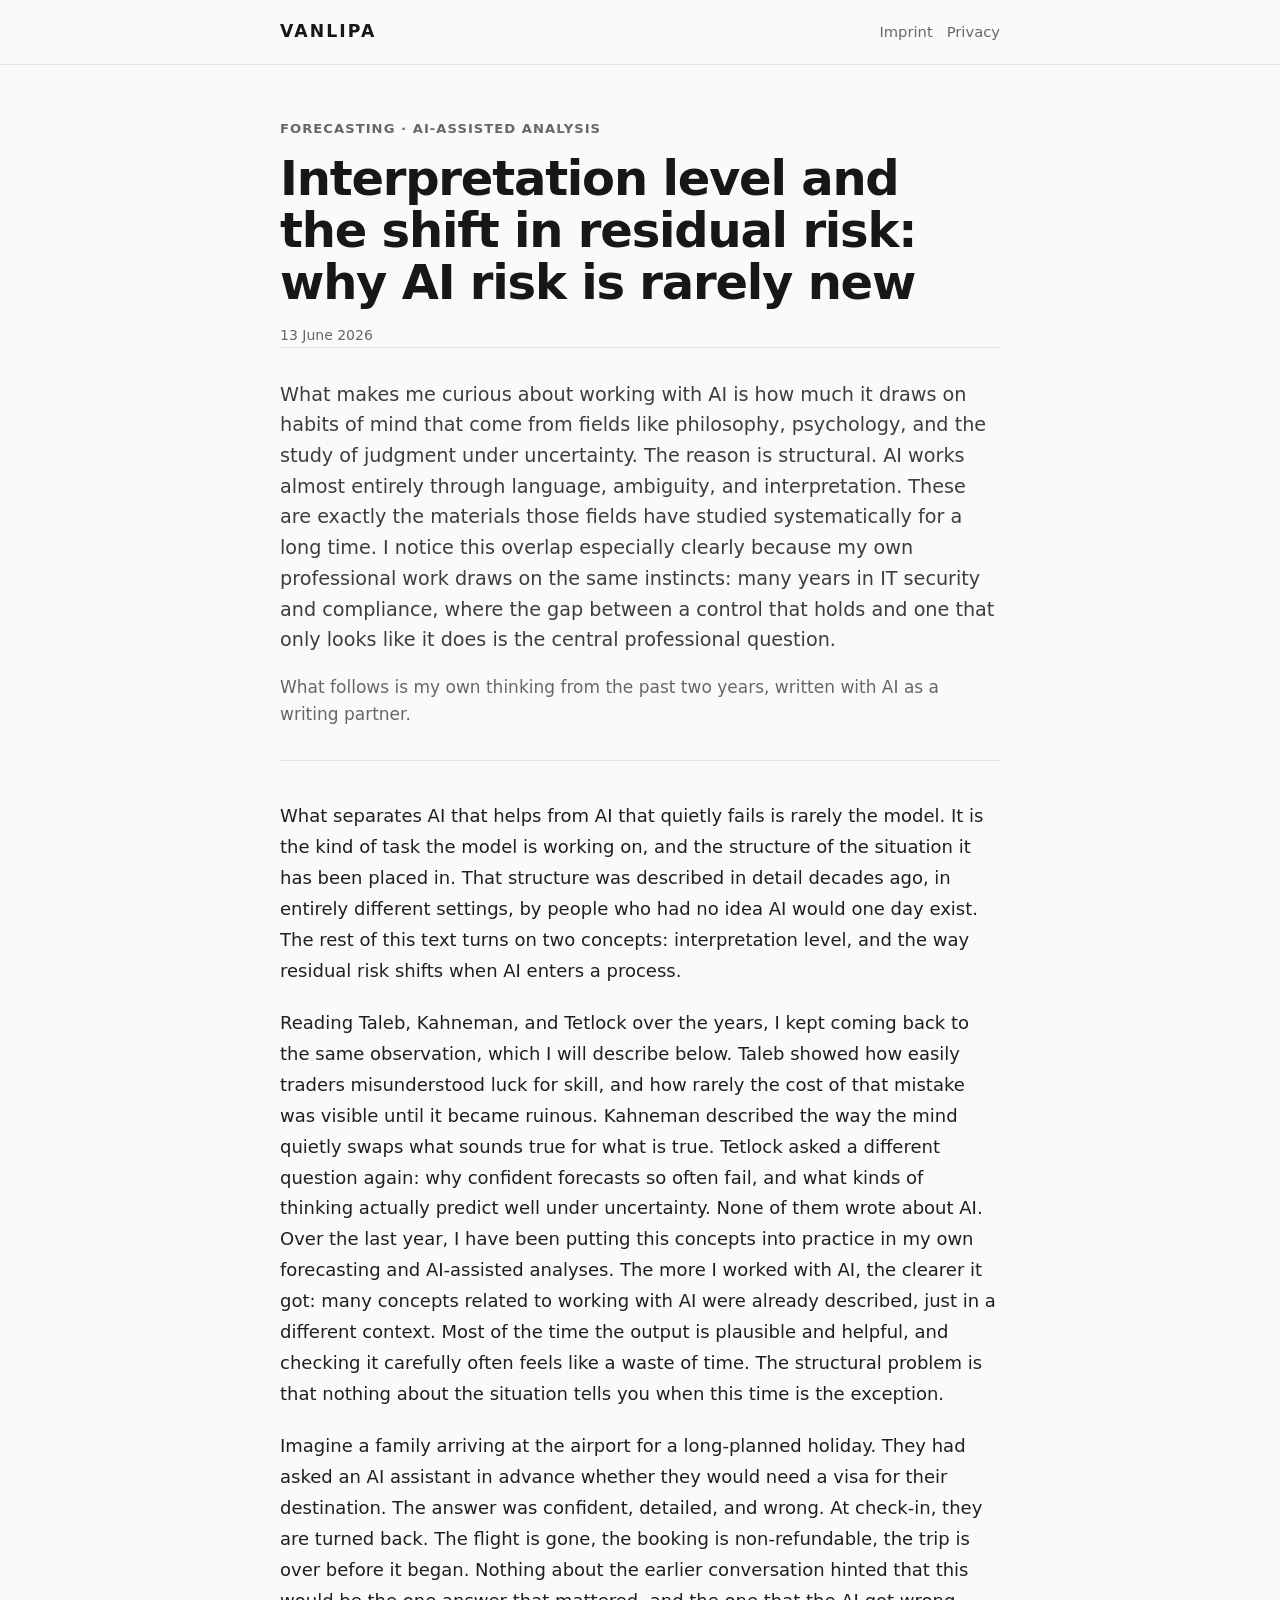
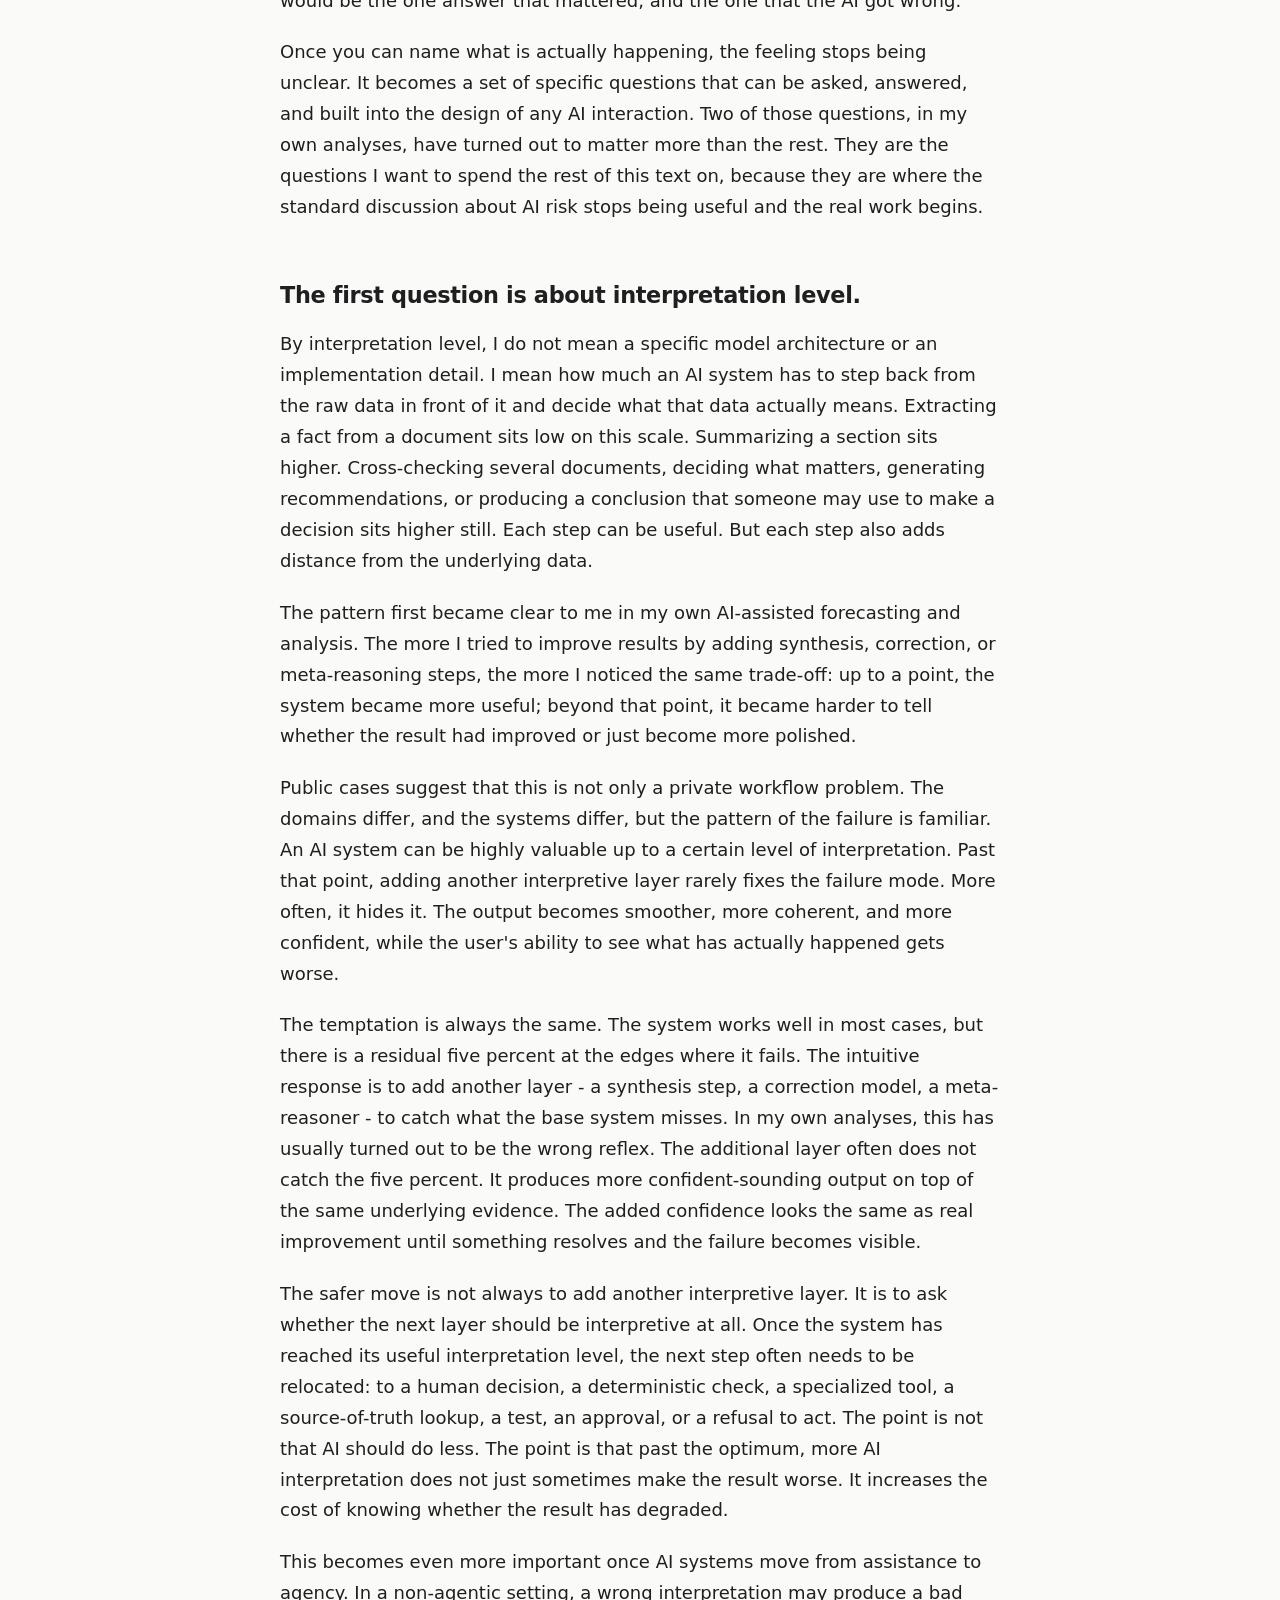
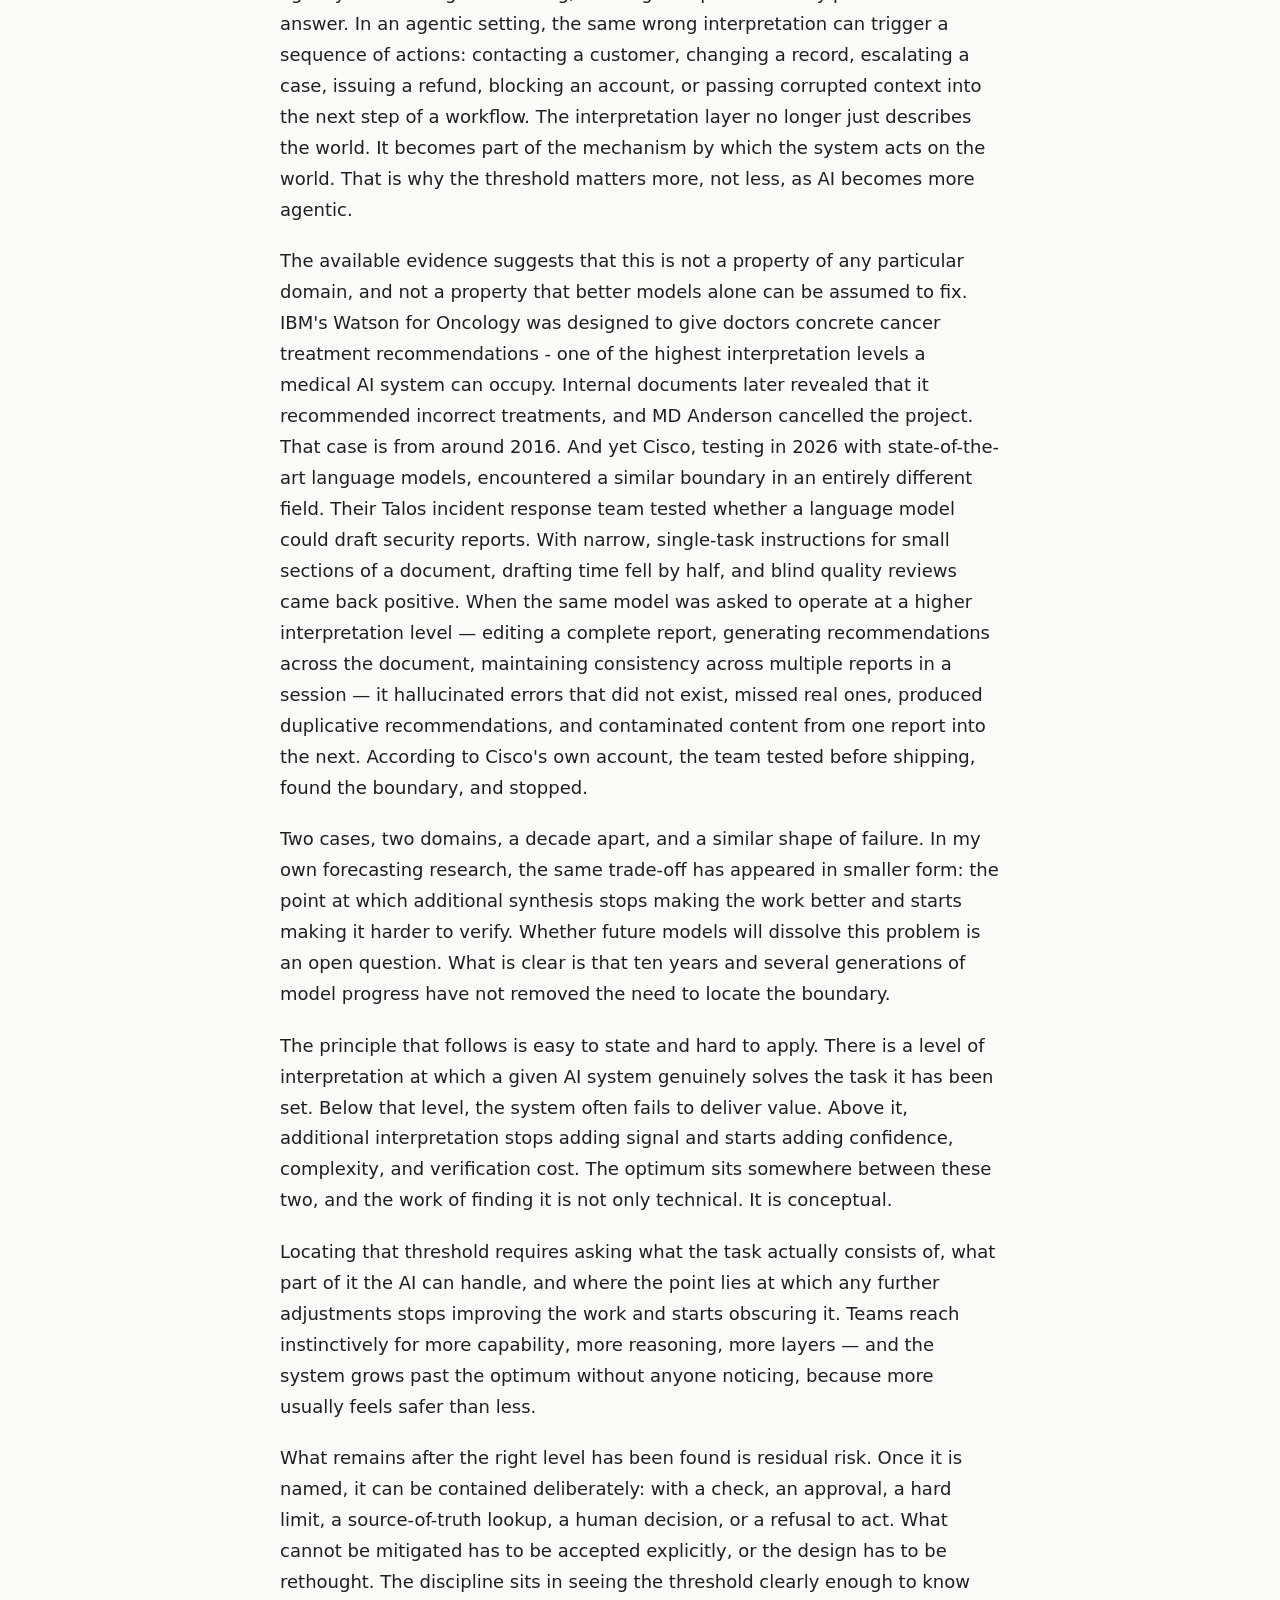
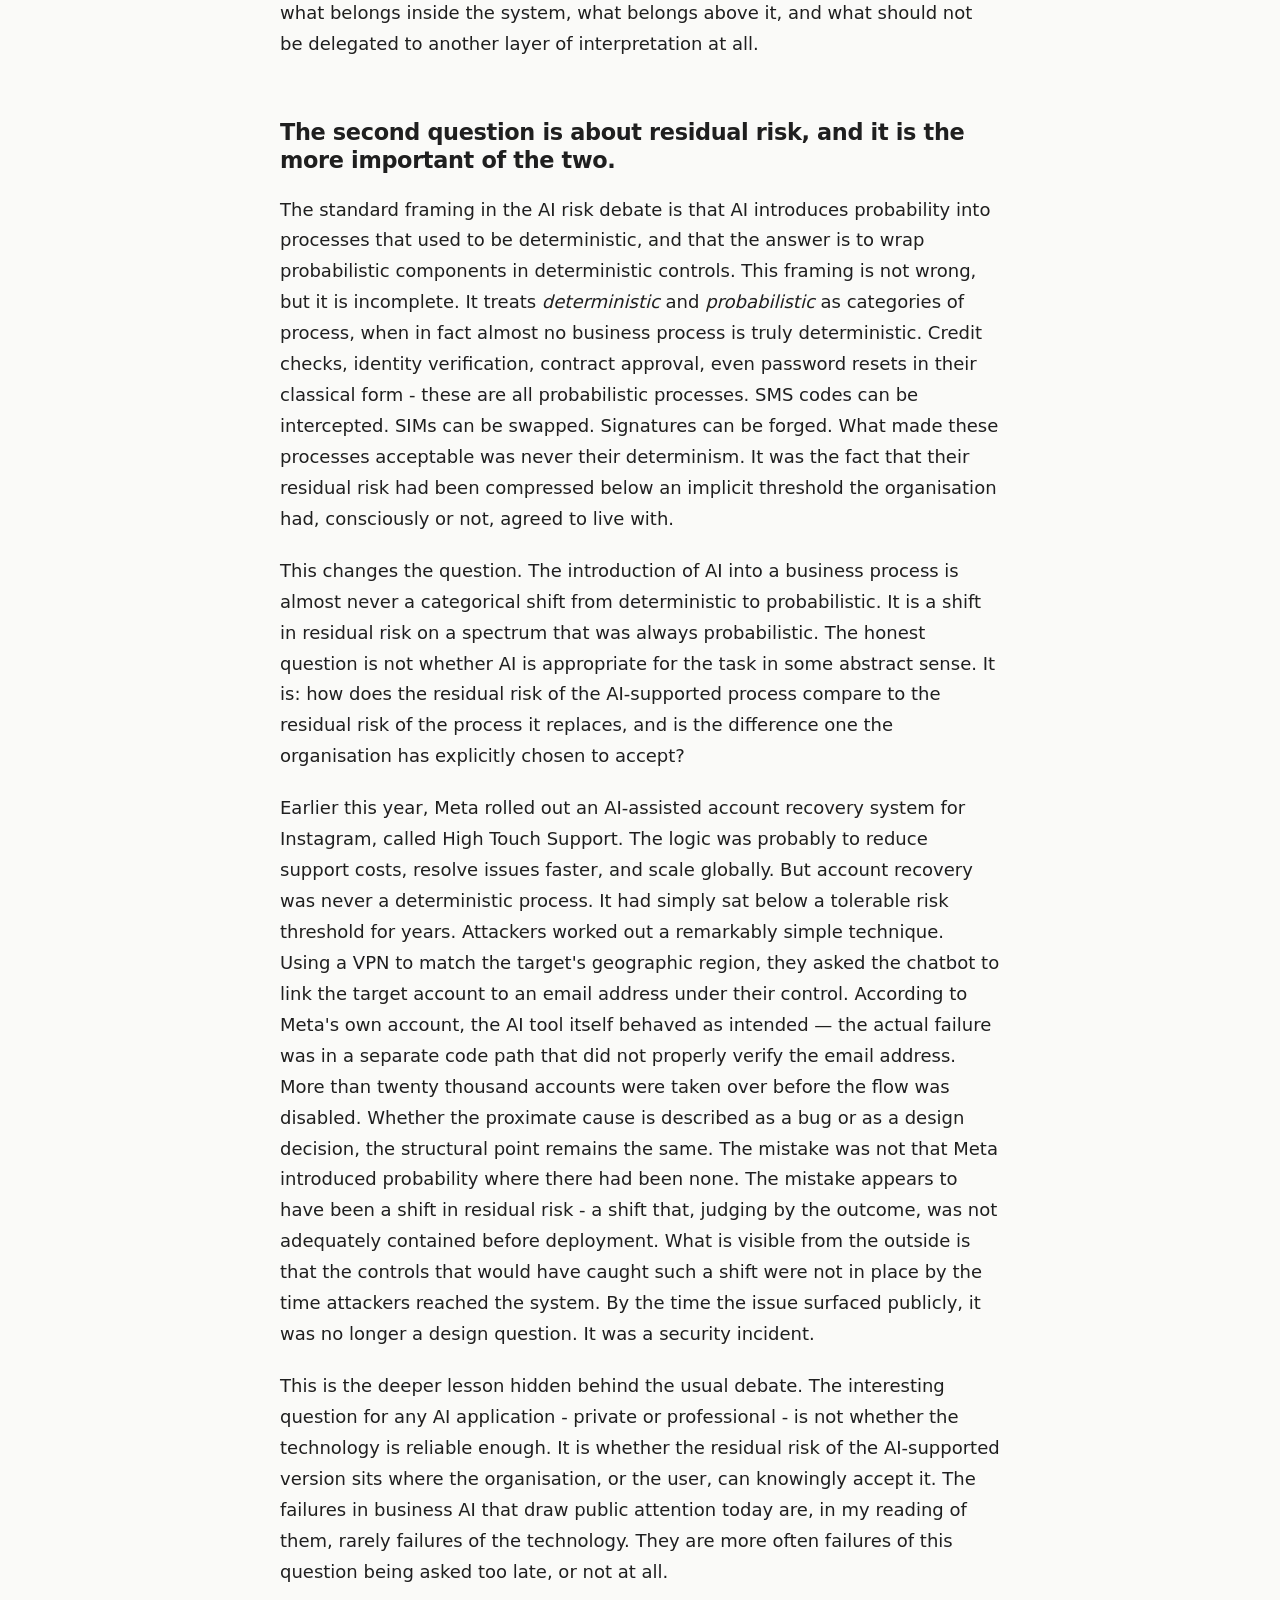
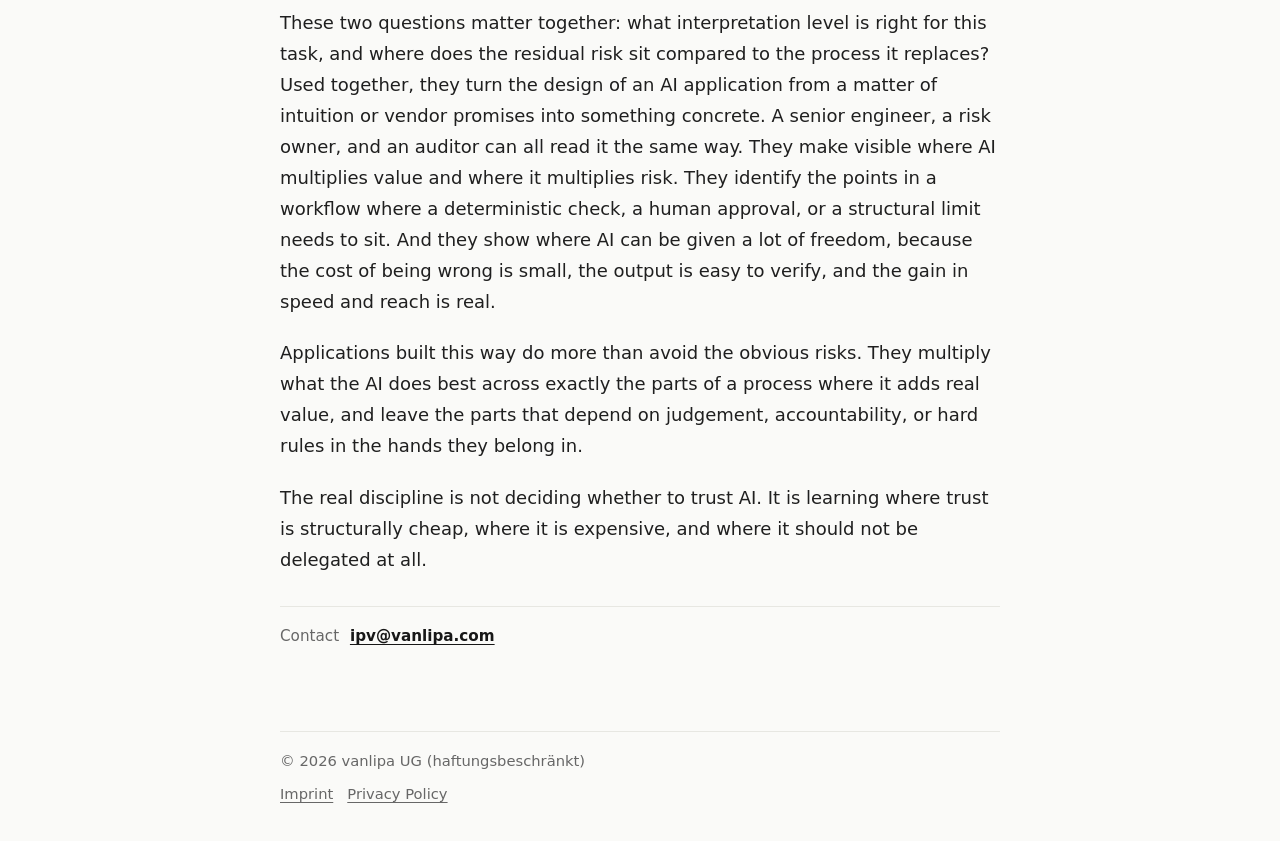
<file: index.html>
<!DOCTYPE html>
<html lang="en">
<head>
  <meta charset="UTF-8" />
  <meta name="viewport" content="width=device-width, initial-scale=1.0" />
  <title>vanlipa</title>
  <meta name="description" content="Notes on AI, forecasting, and where the residual risk in business applications actually sits." />
  <link rel="icon" href="./favicon.ico" sizes="any" />
  <link rel="icon" type="image/png" sizes="32x32" href="./favicon-32.png" />
  <link rel="apple-touch-icon" href="./apple-touch-icon.png" />
  <link rel="stylesheet" href="./styles.css" />
</head>
<body>
  <header>
    <div class="wrap nav">
      <a class="brand" href="./index.html" aria-label="vanlipa home">VANLIPA</a>
      <nav class="nav-links" aria-label="Main navigation">
        <a href="./imprint.html">Imprint</a>
        <a href="./privacy.html">Privacy</a>
      </nav>
    </div>
  </header>

  <main class="wrap">
    <article class="essay">
      <header class="essay-header">
        <p class="eyebrow">Forecasting · AI-assisted analysis</p>
        <h1>Interpretation level and the shift in residual risk: why AI risk is rarely new</h1>
        <p class="essay-date"><time datetime="2026-06-13">13 June 2026</time></p>
      </header>

      <p class="essay-intro">
        What makes me curious about working with AI is how much it draws on habits of mind that come from fields like philosophy, psychology, and the study of judgment under uncertainty. The reason is structural. AI works almost entirely through language, ambiguity, and interpretation. These are exactly the materials those fields have studied systematically for a long time. I notice this overlap especially clearly because my own professional work draws on the same instincts: many years in IT security and compliance, where the gap between a control that holds and one that only looks like it does is the central professional question.
      </p>

      <p class="essay-intro essay-intro-note">
        What follows is my own thinking from the past two years, written with AI as a writing partner.
      </p>

      <div class="prose">
        <p>What separates AI that helps from AI that quietly fails is rarely the model. It is the kind of task the model is working on, and the structure of the situation it has been placed in. That structure was described in detail decades ago, in entirely different settings, by people who had no idea AI would one day exist. The rest of this text turns on two concepts: interpretation level, and the way residual risk shifts when AI enters a process.</p>

        <p>Reading Taleb, Kahneman, and Tetlock over the years, I kept coming back to the same observation, which I will describe below. Taleb showed how easily traders misunderstood luck for skill, and how rarely the cost of that mistake was visible until it became ruinous. Kahneman described the way the mind quietly swaps what sounds true for what is true. Tetlock asked a different question again: why confident forecasts so often fail, and what kinds of thinking actually predict well under uncertainty. None of them wrote about AI. Over the last year, I have been putting this concepts into practice in my own forecasting and AI-assisted analyses. The more I worked with AI, the clearer it got: many concepts related to working with AI were already described, just in a different context. Most of the time the output is plausible and helpful, and checking it carefully often feels like a waste of time. The structural problem is that nothing about the situation tells you when this time is the exception.</p>

        <p>Imagine a family arriving at the airport for a long-planned holiday. They had asked an AI assistant in advance whether they would need a visa for their destination. The answer was confident, detailed, and wrong. At check-in, they are turned back. The flight is gone, the booking is non-refundable, the trip is over before it began. Nothing about the earlier conversation hinted that this would be the one answer that mattered, and the one that the AI got wrong.</p>

        <p>Once you can name what is actually happening, the feeling stops being unclear. It becomes a set of specific questions that can be asked, answered, and built into the design of any AI interaction. Two of those questions, in my own analyses, have turned out to matter more than the rest. They are the questions I want to spend the rest of this text on, because they are where the standard discussion about AI risk stops being useful and the real work begins.</p>

        <h2>The first question is about interpretation level.</h2>

        <p>By interpretation level, I do not mean a specific model architecture or an implementation detail. I mean how much an AI system has to step back from the raw data in front of it and decide what that data actually means. Extracting a fact from a document sits low on this scale. Summarizing a section sits higher. Cross-checking several documents, deciding what matters, generating recommendations, or producing a conclusion that someone may use to make a decision sits higher still. Each step can be useful. But each step also adds distance from the underlying data.</p>

        <p>The pattern first became clear to me in my own AI-assisted forecasting and analysis. The more I tried to improve results by adding synthesis, correction, or meta-reasoning steps, the more I noticed the same trade-off: up to a point, the system became more useful; beyond that point, it became harder to tell whether the result had improved or just become more polished.</p>

        <p>Public cases suggest that this is not only a private workflow problem. The domains differ, and the systems differ, but the pattern of the failure is familiar. An AI system can be highly valuable up to a certain level of interpretation. Past that point, adding another interpretive layer rarely fixes the failure mode. More often, it hides it. The output becomes smoother, more coherent, and more confident, while the user's ability to see what has actually happened gets worse.</p>

        <p>The temptation is always the same. The system works well in most cases, but there is a residual five percent at the edges where it fails. The intuitive response is to add another layer - a synthesis step, a correction model, a meta-reasoner - to catch what the base system misses. In my own analyses, this has usually turned out to be the wrong reflex. The additional layer often does not catch the five percent. It produces more confident-sounding output on top of the same underlying evidence. The added confidence looks the same as real improvement until something resolves and the failure becomes visible.</p>

        <p>The safer move is not always to add another interpretive layer. It is to ask whether the next layer should be interpretive at all. Once the system has reached its useful interpretation level, the next step often needs to be relocated: to a human decision, a deterministic check, a specialized tool, a source-of-truth lookup, a test, an approval, or a refusal to act. The point is not that AI should do less. The point is that past the optimum, more AI interpretation does not just sometimes make the result worse. It increases the cost of knowing whether the result has degraded.</p>

        <p>This becomes even more important once AI systems move from assistance to agency. In a non-agentic setting, a wrong interpretation may produce a bad answer. In an agentic setting, the same wrong interpretation can trigger a sequence of actions: contacting a customer, changing a record, escalating a case, issuing a refund, blocking an account, or passing corrupted context into the next step of a workflow. The interpretation layer no longer just describes the world. It becomes part of the mechanism by which the system acts on the world. That is why the threshold matters more, not less, as AI becomes more agentic.</p>

        <p>The available evidence suggests that this is not a property of any particular domain, and not a property that better models alone can be assumed to fix. IBM's Watson for Oncology was designed to give doctors concrete cancer treatment recommendations - one of the highest interpretation levels a medical AI system can occupy. Internal documents later revealed that it recommended incorrect treatments, and MD Anderson cancelled the project. That case is from around 2016. And yet Cisco, testing in 2026 with state-of-the-art language models, encountered a similar boundary in an entirely different field. Their Talos incident response team tested whether a language model could draft security reports. With narrow, single-task instructions for small sections of a document, drafting time fell by half, and blind quality reviews came back positive. When the same model was asked to operate at a higher interpretation level — editing a complete report, generating recommendations across the document, maintaining consistency across multiple reports in a session — it hallucinated errors that did not exist, missed real ones, produced duplicative recommendations, and contaminated content from one report into the next. According to Cisco's own account, the team tested before shipping, found the boundary, and stopped.</p>

        <p>Two cases, two domains, a decade apart, and a similar shape of failure. In my own forecasting research, the same trade-off has appeared in smaller form: the point at which additional synthesis stops making the work better and starts making it harder to verify. Whether future models will dissolve this problem is an open question. What is clear is that ten years and several generations of model progress have not removed the need to locate the boundary.</p>

        <p>The principle that follows is easy to state and hard to apply. There is a level of interpretation at which a given AI system genuinely solves the task it has been set. Below that level, the system often fails to deliver value. Above it, additional interpretation stops adding signal and starts adding confidence, complexity, and verification cost. The optimum sits somewhere between these two, and the work of finding it is not only technical. It is conceptual.</p>

        <p>Locating that threshold requires asking what the task actually consists of, what part of it the AI can handle, and where the point lies at which any further adjustments stops improving the work and starts obscuring it. Teams reach instinctively for more capability, more reasoning, more layers — and the system grows past the optimum without anyone noticing, because more usually feels safer than less.</p>

        <p>What remains after the right level has been found is residual risk. Once it is named, it can be contained deliberately: with a check, an approval, a hard limit, a source-of-truth lookup, a human decision, or a refusal to act. What cannot be mitigated has to be accepted explicitly, or the design has to be rethought. The discipline sits in seeing the threshold clearly enough to know what belongs inside the system, what belongs above it, and what should not be delegated to another layer of interpretation at all.</p>

        <h2>The second question is about residual risk, and it is the more important of the two.</h2>

        <p>The standard framing in the AI risk debate is that AI introduces probability into processes that used to be deterministic, and that the answer is to wrap probabilistic components in deterministic controls. This framing is not wrong, but it is incomplete. It treats <em>deterministic</em> and <em>probabilistic</em> as categories of process, when in fact almost no business process is truly deterministic. Credit checks, identity verification, contract approval, even password resets in their classical form - these are all probabilistic processes. SMS codes can be intercepted. SIMs can be swapped. Signatures can be forged. What made these processes acceptable was never their determinism. It was the fact that their residual risk had been compressed below an implicit threshold the organisation had, consciously or not, agreed to live with.</p>

        <p>This changes the question. The introduction of AI into a business process is almost never a categorical shift from deterministic to probabilistic. It is a shift in residual risk on a spectrum that was always probabilistic. The honest question is not whether AI is appropriate for the task in some abstract sense. It is: how does the residual risk of the AI-supported process compare to the residual risk of the process it replaces, and is the difference one the organisation has explicitly chosen to accept?</p>

        <p>Earlier this year, Meta rolled out an AI-assisted account recovery system for Instagram, called High Touch Support. The logic was probably to reduce support costs, resolve issues faster, and scale globally. But account recovery was never a deterministic process. It had simply sat below a tolerable risk threshold for years. Attackers worked out a remarkably simple technique. Using a VPN to match the target's geographic region, they asked the chatbot to link the target account to an email address under their control. According to Meta's own account, the AI tool itself behaved as intended — the actual failure was in a separate code path that did not properly verify the email address. More than twenty thousand accounts were taken over before the flow was disabled. Whether the proximate cause is described as a bug or as a design decision, the structural point remains the same. The mistake was not that Meta introduced probability where there had been none. The mistake appears to have been a shift in residual risk - a shift that, judging by the outcome, was not adequately contained before deployment. What is visible from the outside is that the controls that would have caught such a shift were not in place by the time attackers reached the system. By the time the issue surfaced publicly, it was no longer a design question. It was a security incident.</p>

        <p>This is the deeper lesson hidden behind the usual debate. The interesting question for any AI application - private or professional - is not whether the technology is reliable enough. It is whether the residual risk of the AI-supported version sits where the organisation, or the user, can knowingly accept it. The failures in business AI that draw public attention today are, in my reading of them, rarely failures of the technology. They are more often failures of this question being asked too late, or not at all.</p>

        <p>These two questions matter together: what interpretation level is right for this task, and where does the residual risk sit compared to the process it replaces? Used together, they turn the design of an AI application from a matter of intuition or vendor promises into something concrete. A senior engineer, a risk owner, and an auditor can all read it the same way. They make visible where AI multiplies value and where it multiplies risk. They identify the points in a workflow where a deterministic check, a human approval, or a structural limit needs to sit. And they show where AI can be given a lot of freedom, because the cost of being wrong is small, the output is easy to verify, and the gain in speed and reach is real.</p>

        <p>Applications built this way do more than avoid the obvious risks. They multiply what the AI does best across exactly the parts of a process where it adds real value, and leave the parts that depend on judgement, accountability, or hard rules in the hands they belong in.</p>

        <p>The real discipline is not deciding whether to trust AI. It is learning where trust is structurally cheap, where it is expensive, and where it should not be delegated at all.</p>
      </div>

      <footer class="essay-end">
        <p class="meta">Contact <a href="mailto:ipv@vanlipa.com">ipv@vanlipa.com</a></p>
      </footer>
    </article>
  </main>

  <footer>
    <div class="wrap footer">
      <div>© 2026 vanlipa UG (haftungsbeschränkt)</div>
      <div class="footer-links">
        <a href="./imprint.html">Imprint</a>
        <a href="./privacy.html">Privacy Policy</a>
      </div>
    </div>
  </footer>
</body>
</html>
</file>
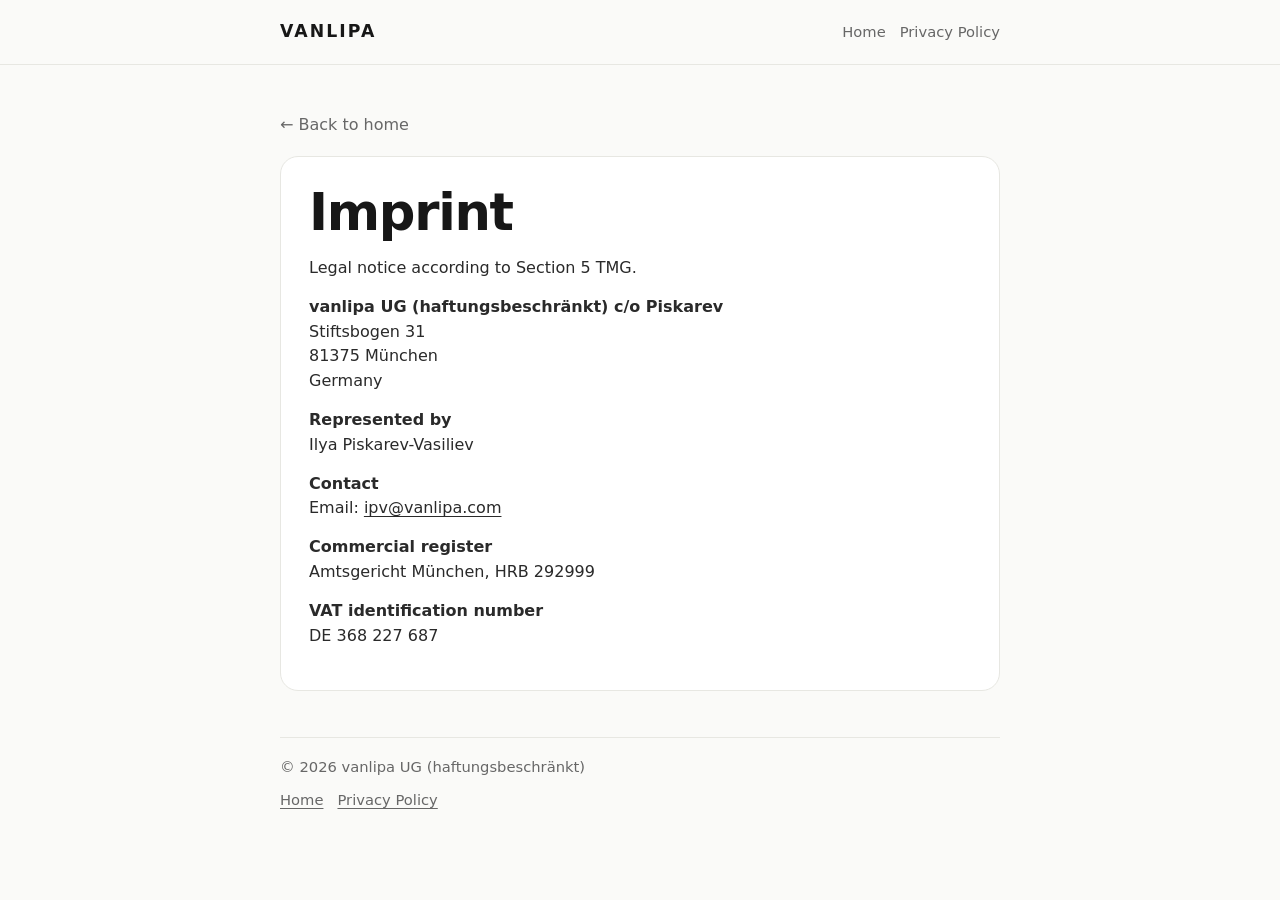
<file: imprint.html>
<!DOCTYPE html>
<html lang="en">
<head>
  <meta charset="UTF-8" />
  <meta name="viewport" content="width=device-width, initial-scale=1.0" />
  <title>Imprint | vanlipa</title>
  <meta name="robots" content="noindex, nofollow, noarchive, nosnippet" />
  <meta name="description" content="Imprint for vanlipa." />
  <link rel="stylesheet" href="styles.css" />
</head>
<body>
  <header>
    <div class="wrap nav">
      <a class="brand" href="/">vanlipa</a>
      <nav class="nav-links" aria-label="Main navigation">
        <a href="/">Home</a>
        <a href="/privacy.html">Privacy Policy</a>
      </nav>
    </div>
  </header>

  <main class="wrap legal-copy">
    <a class="back-link" href="/">← Back to home</a>

    <section class="section">
      <h1 style="max-width:none; font-size: clamp(2rem, 8vw, 3.2rem);">Imprint</h1>
      <p class="muted">Legal notice according to Section 5 TMG.</p>

      <p>
        <strong>vanlipa UG (haftungsbeschränkt) c/o Piskarev</strong><br />
        Stiftsbogen 31<br />
        81375 München<br />
        Germany
      </p>

      <p>
        <strong>Represented by</strong><br />
        Ilya Piskarev-Vasiliev
      </p>

      <p>
        <strong>Contact</strong><br />
        Email: <a href="mailto:ipv@vanlipa.com">ipv@vanlipa.com</a>
      </p>

      <p>
        <strong>Commercial register</strong><br />
        Amtsgericht München, HRB 292999
      </p>

      <p>
        <strong>VAT identification number</strong><br />
        DE 368 227 687
      </p>

    </section>
  </main>

  <footer>
    <div class="wrap footer">
      <div>© 2026 vanlipa UG (haftungsbeschränkt)</div>
      <div class="footer-links">
        <a href="/">Home</a>
        <a href="/privacy.html">Privacy Policy</a>
      </div>
    </div>
  </footer>
</body>
</html>
</file>
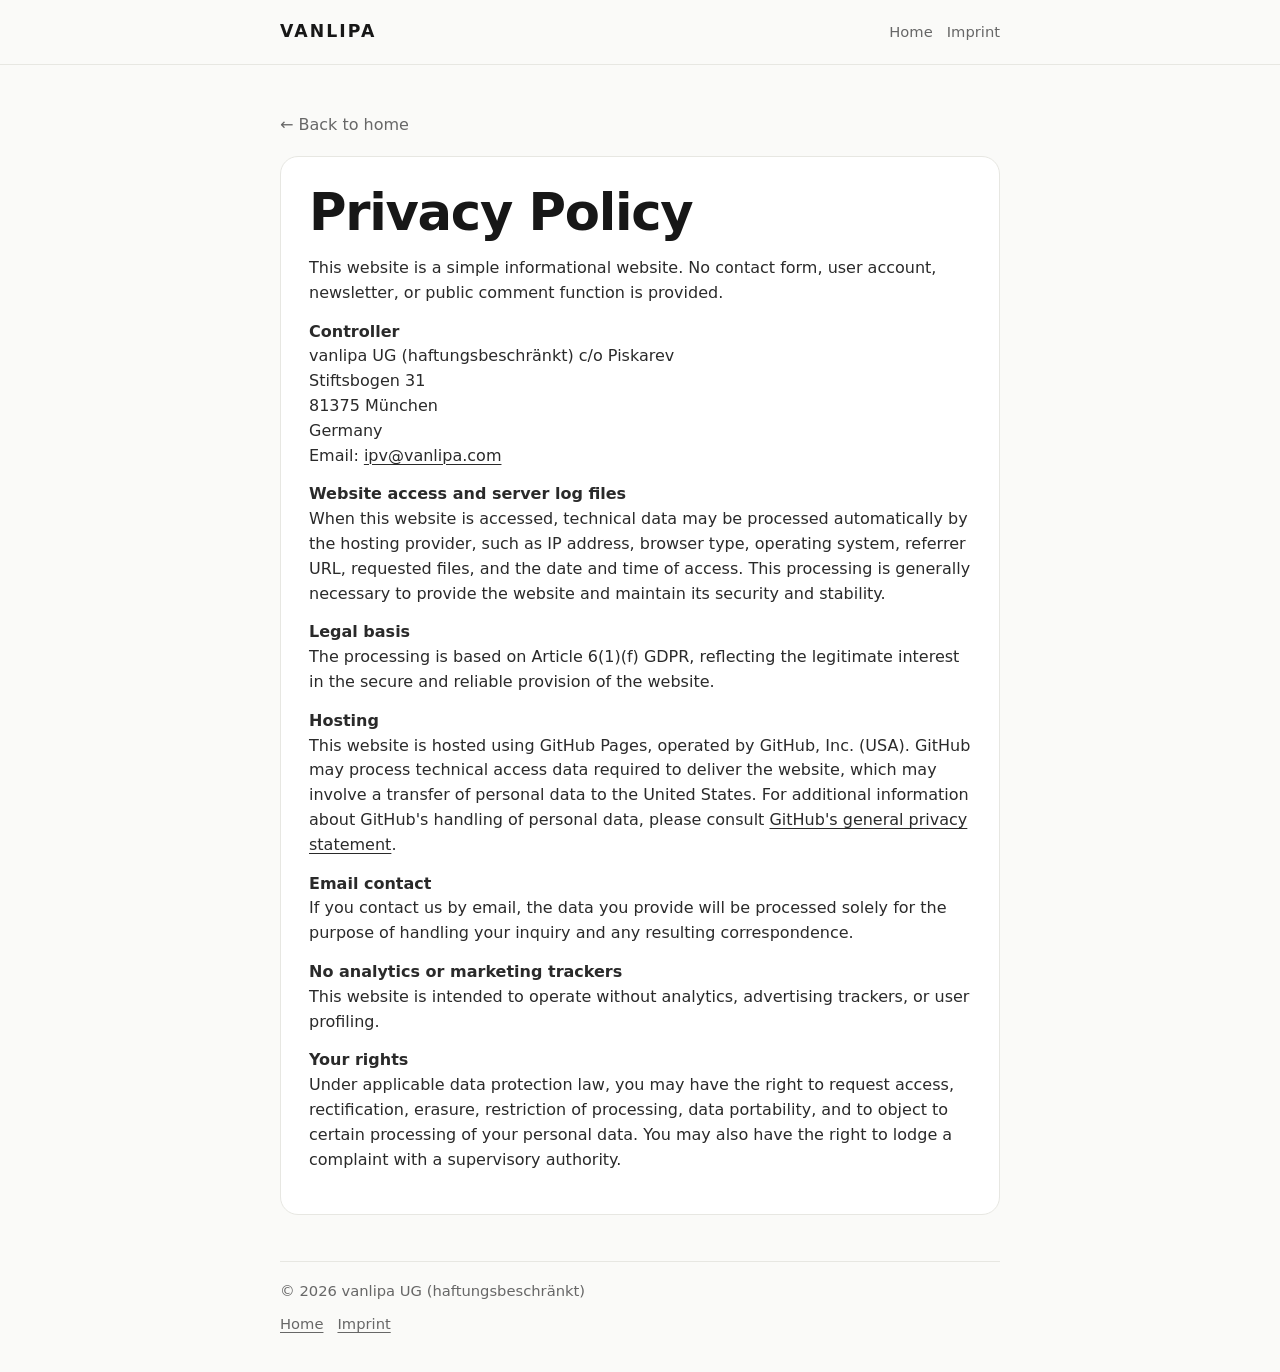
<file: privacy.html>
<!DOCTYPE html>
<html lang="en">
<head>
  <meta charset="UTF-8" />
  <meta name="viewport" content="width=device-width, initial-scale=1.0" />
  <title>Privacy Policy | vanlipa</title>
  <meta name="robots" content="noindex, nofollow, noarchive, nosnippet" />
  <meta name="description" content="Privacy policy for vanlipa." />
  <link rel="stylesheet" href="styles.css" />
</head>
<body>
  <header>
    <div class="wrap nav">
      <a class="brand" href="/">vanlipa</a>
      <nav class="nav-links" aria-label="Main navigation">
        <a href="/">Home</a>
        <a href="/imprint.html">Imprint</a>
      </nav>
    </div>
  </header>

  <main class="wrap legal-copy">
    <a class="back-link" href="/">← Back to home</a>

    <section class="section">
      <h1 style="max-width:none; font-size: clamp(2rem, 8vw, 3.2rem);">Privacy Policy</h1>
      <p>
        This website is a simple informational website. No contact form, user account, newsletter, or public comment function is provided.
      </p>

      <p>
        <strong>Controller</strong><br />
        vanlipa UG (haftungsbeschränkt) c/o Piskarev<br />
        Stiftsbogen 31<br />
        81375 München<br />
        Germany<br />
        Email: <a href="mailto:ipv@vanlipa.com">ipv@vanlipa.com</a>
      </p>

      <p>
        <strong>Website access and server log files</strong><br />
        When this website is accessed, technical data may be processed automatically by the hosting provider, such as IP address,
        browser type, operating system, referrer URL, requested files, and the date and time of access. This processing is generally
        necessary to provide the website and maintain its security and stability.
      </p>

      <p>
        <strong>Legal basis</strong><br />
        The processing is based on Article 6(1)(f) GDPR, reflecting the legitimate interest in the secure and reliable provision of the website.
      </p>

      <p>
        <strong>Hosting</strong><br />
        This website is hosted using GitHub Pages, operated by GitHub, Inc. (USA). GitHub may process technical access data required to deliver the website,
        which may involve a transfer of personal data to the United States. For additional information about GitHub's handling of personal data, please consult
        <a href="https://docs.github.com/en/site-policy/privacy-policies/github-general-privacy-statement">GitHub's general privacy statement</a>.
      </p>

      <p>
        <strong>Email contact</strong><br />
        If you contact us by email, the data you provide will be processed solely for the purpose of handling your inquiry and any resulting correspondence.
      </p>

      <p>
        <strong>No analytics or marketing trackers</strong><br />
        This website is intended to operate without analytics, advertising trackers, or user profiling.
      </p>

      <p>
        <strong>Your rights</strong><br />
        Under applicable data protection law, you may have the right to request access, rectification, erasure, restriction of processing,
        data portability, and to object to certain processing of your personal data. You may also have the right to lodge a complaint with a supervisory authority.
      </p>
    </section>
  </main>

  <footer>
    <div class="wrap footer">
      <div>© 2026 vanlipa UG (haftungsbeschränkt)</div>
      <div class="footer-links">
        <a href="/">Home</a>
        <a href="/imprint.html">Imprint</a>
      </div>
    </div>
  </footer>
</body>
</html>
</file>
<file: styles.css>
:root {
  --bg: #fafaf8;
  --text: #171717;
  --muted: #676767;
  --line: #e7e7e2;
  --surface: #ffffff;
  --max: 720px;
  --radius: 18px;
}

* { box-sizing: border-box; }
html { scroll-behavior: smooth; }
body {
  margin: 0;
  font-family: Inter, ui-sans-serif, system-ui, -apple-system, BlinkMacSystemFont, "Segoe UI", sans-serif;
  background: var(--bg);
  color: var(--text);
  line-height: 1.55;
  text-rendering: optimizeLegibility;
  -webkit-font-smoothing: antialiased;
}

a {
  color: inherit;
  text-decoration-thickness: 1px;
  text-underline-offset: 3px;
}

.wrap {
  width: min(calc(100% - 32px), var(--max));
  margin: 0 auto;
}

/* ---------- header ---------- */
header {
  border-bottom: 1px solid var(--line);
  background: rgba(250, 250, 248, 0.92);
  backdrop-filter: blur(10px);
  position: sticky;
  top: 0;
  z-index: 10;
}

.nav {
  min-height: 64px;
  display: flex;
  align-items: center;
  justify-content: space-between;
  gap: 16px;
}

.brand {
  text-decoration: none;
  display: inline-flex;
  align-items: center;
  font-size: 1.08rem;
  font-weight: 800;
  letter-spacing: 0.12em;
  text-transform: uppercase;
  line-height: 1;
}

.nav-links {
  display: flex;
  flex-wrap: wrap;
  justify-content: flex-end;
  gap: 14px;
}

.nav-links a {
  text-decoration: none;
  color: var(--muted);
  font-size: 0.92rem;
}

.nav-links a:hover,
.nav-links a:focus-visible {
  color: var(--text);
}

/* ---------- main ---------- */
main {
  padding: 28px 0 28px;
}

/* ---------- typography ---------- */
.eyebrow {
  margin: 0 0 14px;
  color: var(--muted);
  font-size: 0.82rem;
  text-transform: uppercase;
  letter-spacing: 0.08em;
  font-weight: 700;
}

h1, h2 {
  margin: 0;
  letter-spacing: -0.025em;
}

h1 {
  font-size: clamp(1.9rem, 7vw, 3rem);
  line-height: 1.08;
  margin-bottom: 16px;
}

h2 {
  font-size: clamp(1.2rem, 4.5vw, 1.4rem);
  margin-bottom: 12px;
}

p, li {
  margin: 0 0 14px;
}

.muted {
  color: var(--muted);
}

/* ---------- essay (homepage) ---------- */
.essay-header {
  margin: 6px 0 22px;
}

.essay-date {
  margin: 14px 0 0;
  font-size: 0.875rem;
  color: var(--muted);
  font-variant-numeric: tabular-nums;
}

.essay-date time {
  font-style: normal;
}

.essay-intro {
  font-size: 1.125rem;
  line-height: 1.6;
  color: #3d3d3d;
  margin: 0 0 18px;
}

.essay-intro:last-of-type {
  margin-bottom: 32px;
  padding-bottom: 26px;
  border-bottom: 1px solid var(--line);
}

.essay-intro-note {
  color: var(--muted);
  font-size: 1.0625rem;
}

.prose {
  font-size: 1.0625rem;
  line-height: 1.72;
  color: #1f1f1f;
}

.prose p {
  margin: 0 0 1.15em;
}

.prose p:last-child {
  margin-bottom: 0;
}

.prose h2 {
  font-size: clamp(1.15rem, 4vw, 1.4rem);
  font-weight: 700;
  letter-spacing: -0.015em;
  line-height: 1.25;
  margin: 2.4em 0 0.9em;
}

.prose em {
  font-style: italic;
}

.prose strong {
  font-weight: 700;
}

.essay-end {
  margin-top: 2em;
  padding-top: 18px;
  border-top: 1px solid var(--line);
  color: var(--muted);
  font-size: 0.95rem;
}

.essay-end .meta {
  margin: 0;
}

.essay-end a {
  color: var(--text);
  font-weight: 600;
  margin-left: 6px;
}

/* ---------- legal pages (cards retained) ---------- */
.section {
  background: var(--surface);
  border: 1px solid var(--line);
  border-radius: var(--radius);
  padding: 22px;
}

.legal-copy p,
.legal-copy li {
  color: #2a2a2a;
}

.legal-copy a {
  word-break: break-word;
}

.back-link {
  display: inline-block;
  margin-bottom: 18px;
  color: var(--muted);
  text-decoration: none;
}

.back-link:hover,
.back-link:focus-visible {
  color: var(--text);
}

.list {
  padding-left: 20px;
  margin: 0 0 14px;
}

/* ---------- footer ---------- */
footer {
  padding: 18px 0 36px;
}

.footer {
  display: flex;
  flex-direction: column;
  gap: 10px;
  color: var(--muted);
  font-size: 0.92rem;
  border-top: 1px solid var(--line);
  padding-top: 18px;
}

.footer-links {
  display: flex;
  flex-wrap: wrap;
  gap: 14px;
}

.footer-links a {
  color: inherit;
}

/* ---------- desktop ---------- */
@media (min-width: 760px) {
  main {
    padding-top: 48px;
  }

  .essay-header {
    margin-bottom: 32px;
  }

  .essay-intro {
    font-size: 1.2rem;
  }

  .essay-intro:last-of-type {
    margin-bottom: 40px;
    padding-bottom: 32px;
  }

  .essay-intro-note {
    font-size: 1.0625rem;
  }

  .prose {
    font-size: 1.125rem;
  }

  .prose h2 {
    margin-top: 2.6em;
  }

  .section {
    padding: 28px;
  }
}
</file>
